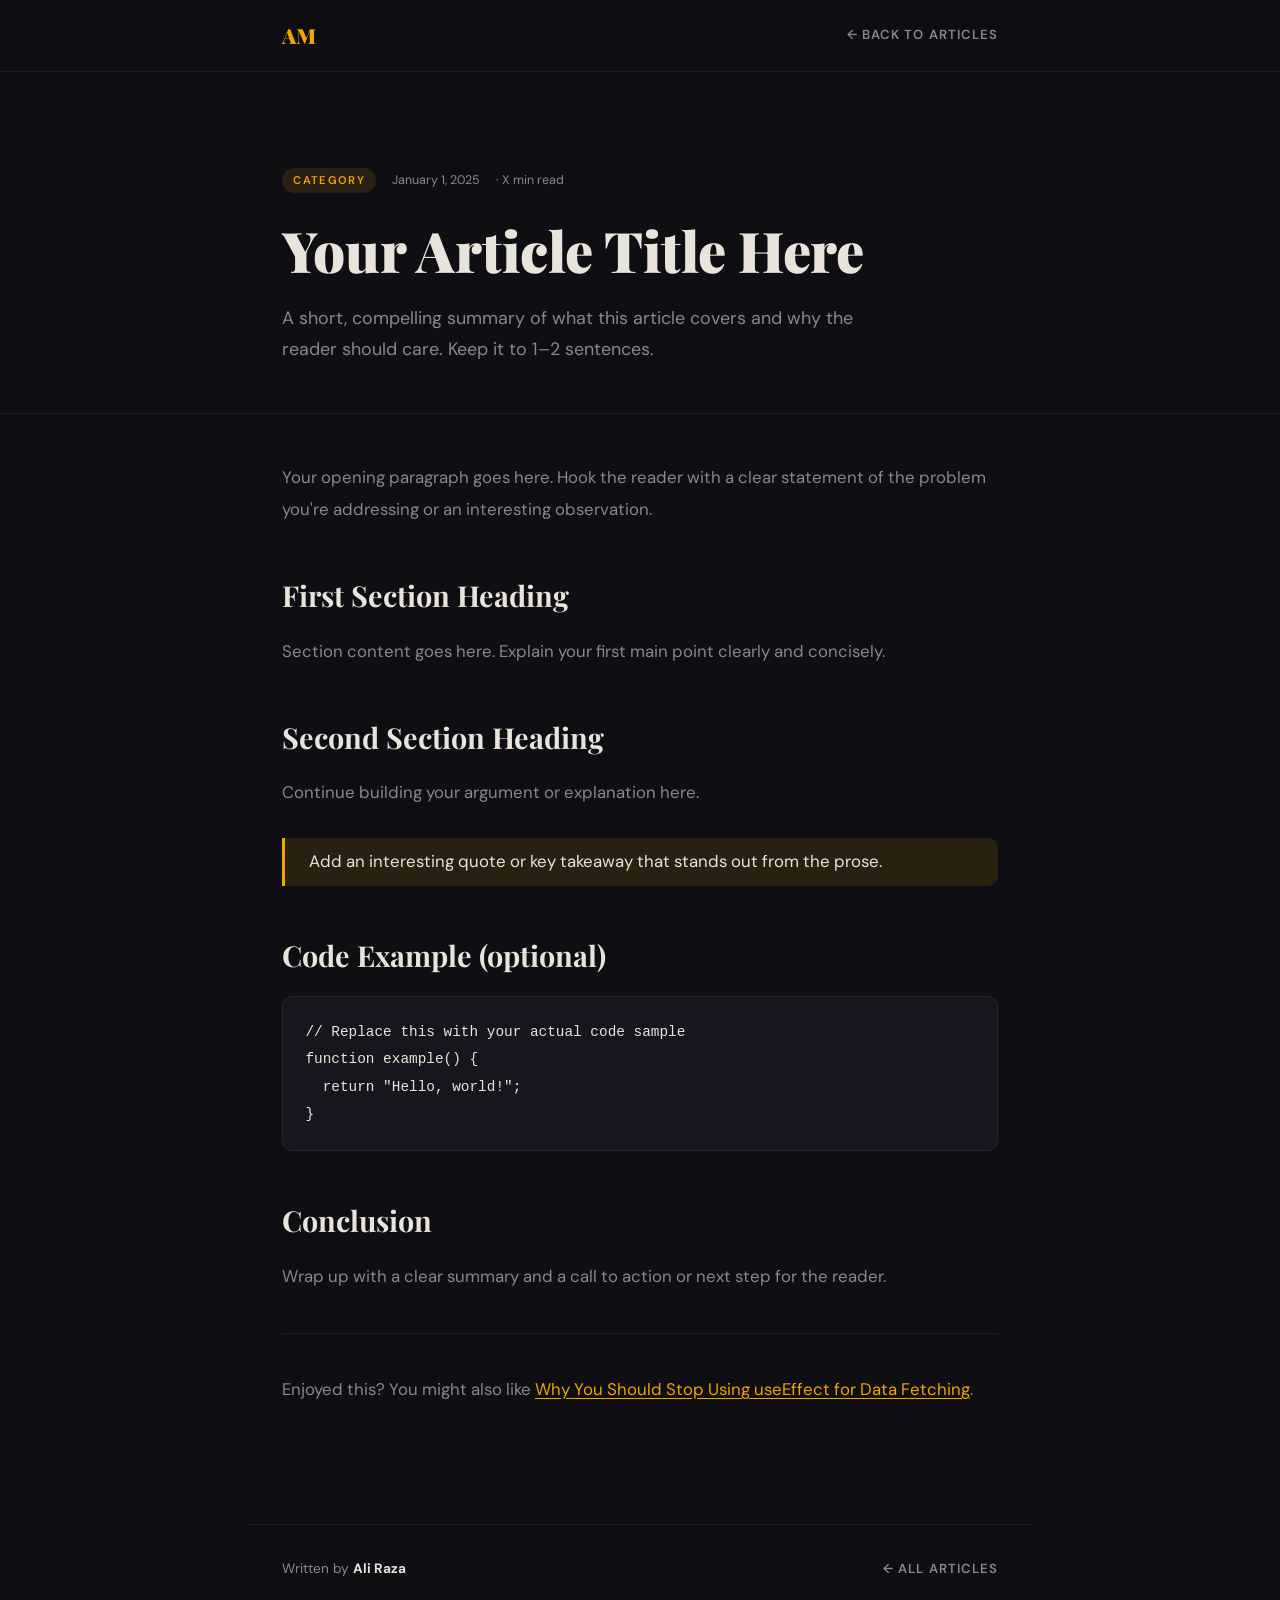
<file: articles/article-template.html>
<!DOCTYPE html>
<html lang="en">
<head>
  <meta charset="UTF-8" />
  <meta name="viewport" content="width=device-width, initial-scale=1.0" />

  <!-- ============================================================
       HOW TO ADD A NEW ARTICLE
       ============================================================
       1. Copy this file into /articles/ and rename it (e.g., article3.html)
       2. Find every comment that says REPLACE and update the content
       3. Write your article body inside the <article class="article-body"> tag
          below — standard HTML tags are all styled: h2, h3, p, ul, ol,
          blockquote, code, pre, hr, a
       4. Go to index.html, scroll to the "ARTICLES" section, and copy
          one of the existing <a class="article-item"> blocks, then update:
          - href="articles/article3.html"
          - The <time> date
          - The .article-tag category
          - The .article-title text
          - The .article-summary text
       5. Done — no build step required!
       ============================================================ -->

  <!-- REPLACE: "Your Article Title Here" with the real title -->
  <title>Your Article Title Here — Ali Raza</title>

  <link rel="preconnect" href="https://fonts.googleapis.com" />
  <link rel="preconnect" href="https://fonts.gstatic.com" crossorigin />
  <link href="https://fonts.googleapis.com/css2?family=Playfair+Display:ital,wght@0,700;0,900;1,700&family=DM+Sans:wght@300;400;500;600&display=swap" rel="stylesheet" />

  <!-- Path goes up one level to reach style.css — don't change this -->
  <link rel="stylesheet" href="../style.css" />
</head>
<body class="article-page-body">

  <!-- ==================== NAV ==================== -->
  <header class="article-page-nav">
    <div class="nav-inner-simple">
      <!-- REPLACE: Your initials or name -->
      <a href="../index.html" class="nav-logo" style="font-family:var(--font-display);font-size:1.3rem;font-weight:900;color:var(--accent);">AM</a>
      <a href="../index.html#articles" class="back-link">← Back to Articles</a>
    </div>
  </header>

  <!-- ==================== HERO ==================== -->
  <div class="article-hero">
    <div class="article-hero-inner">
      <div class="article-meta-bar">
        <!-- REPLACE: Category label -->
        <span class="article-tag">Category</span>
        <!-- REPLACE: datetime attribute (YYYY-MM-DD) and display date -->
        <time datetime="2025-01-01" style="font-size:0.78rem;color:var(--text-muted);">January 1, 2025</time>
        <!-- REPLACE: Estimated read time -->
        <span style="font-size:0.78rem;color:var(--text-muted);">· X min read</span>
      </div>

      <!-- REPLACE: Full article title -->
      <h1 class="article-page-title">
        Your Article Title Here
      </h1>

      <!-- REPLACE: One or two sentence subtitle / deck -->
      <p class="article-subtitle">
        A short, compelling summary of what this article covers and why the reader
        should care. Keep it to 1–2 sentences.
      </p>
    </div>
  </div>

  <!-- ==================== ARTICLE BODY ==================== -->
  <!--
    Write your article below using standard HTML.
    Available styled elements:
      <h2>          Section heading
      <h3>          Sub-heading
      <p>           Paragraph
      <ul>/<ol>     Bullet / numbered list (use <li> items)
      <blockquote>  Pull quote
      <code>        Inline code
      <pre><code>   Code block
      <hr>          Horizontal divider
      <a href="">   Inline link (styled in amber)
      <strong>      Bold text
      <em>          Italic text
  -->
  <article class="article-body">

    <p>
      Your opening paragraph goes here. Hook the reader with a clear statement of
      the problem you're addressing or an interesting observation.
    </p>

    <h2>First Section Heading</h2>

    <p>
      Section content goes here. Explain your first main point clearly and concisely.
    </p>

    <h2>Second Section Heading</h2>

    <p>
      Continue building your argument or explanation here.
    </p>

    <blockquote>
      <p>
        Add an interesting quote or key takeaway that stands out from the prose.
      </p>
    </blockquote>

    <h2>Code Example (optional)</h2>

    <pre><code>// Replace this with your actual code sample
function example() {
  return "Hello, world!";
}</code></pre>

    <h2>Conclusion</h2>

    <p>
      Wrap up with a clear summary and a call to action or next step for the reader.
    </p>

    <hr />

    <p>
      <!-- Optional: Link to related resources or follow-up reading -->
      Enjoyed this? You might also like
      <a href="article1.html">Why You Should Stop Using useEffect for Data Fetching</a>.
    </p>

  </article>

  <!-- ==================== FOOTER ==================== -->
  <footer class="article-footer">
    <!-- REPLACE: Your name -->
    <span style="font-size:0.85rem;color:var(--text-muted);">Written by <strong style="color:var(--text);">Ali Raza</strong></span>
    <a href="../index.html#articles" class="back-link">← All Articles</a>
  </footer>

</body>
</html>
</file>
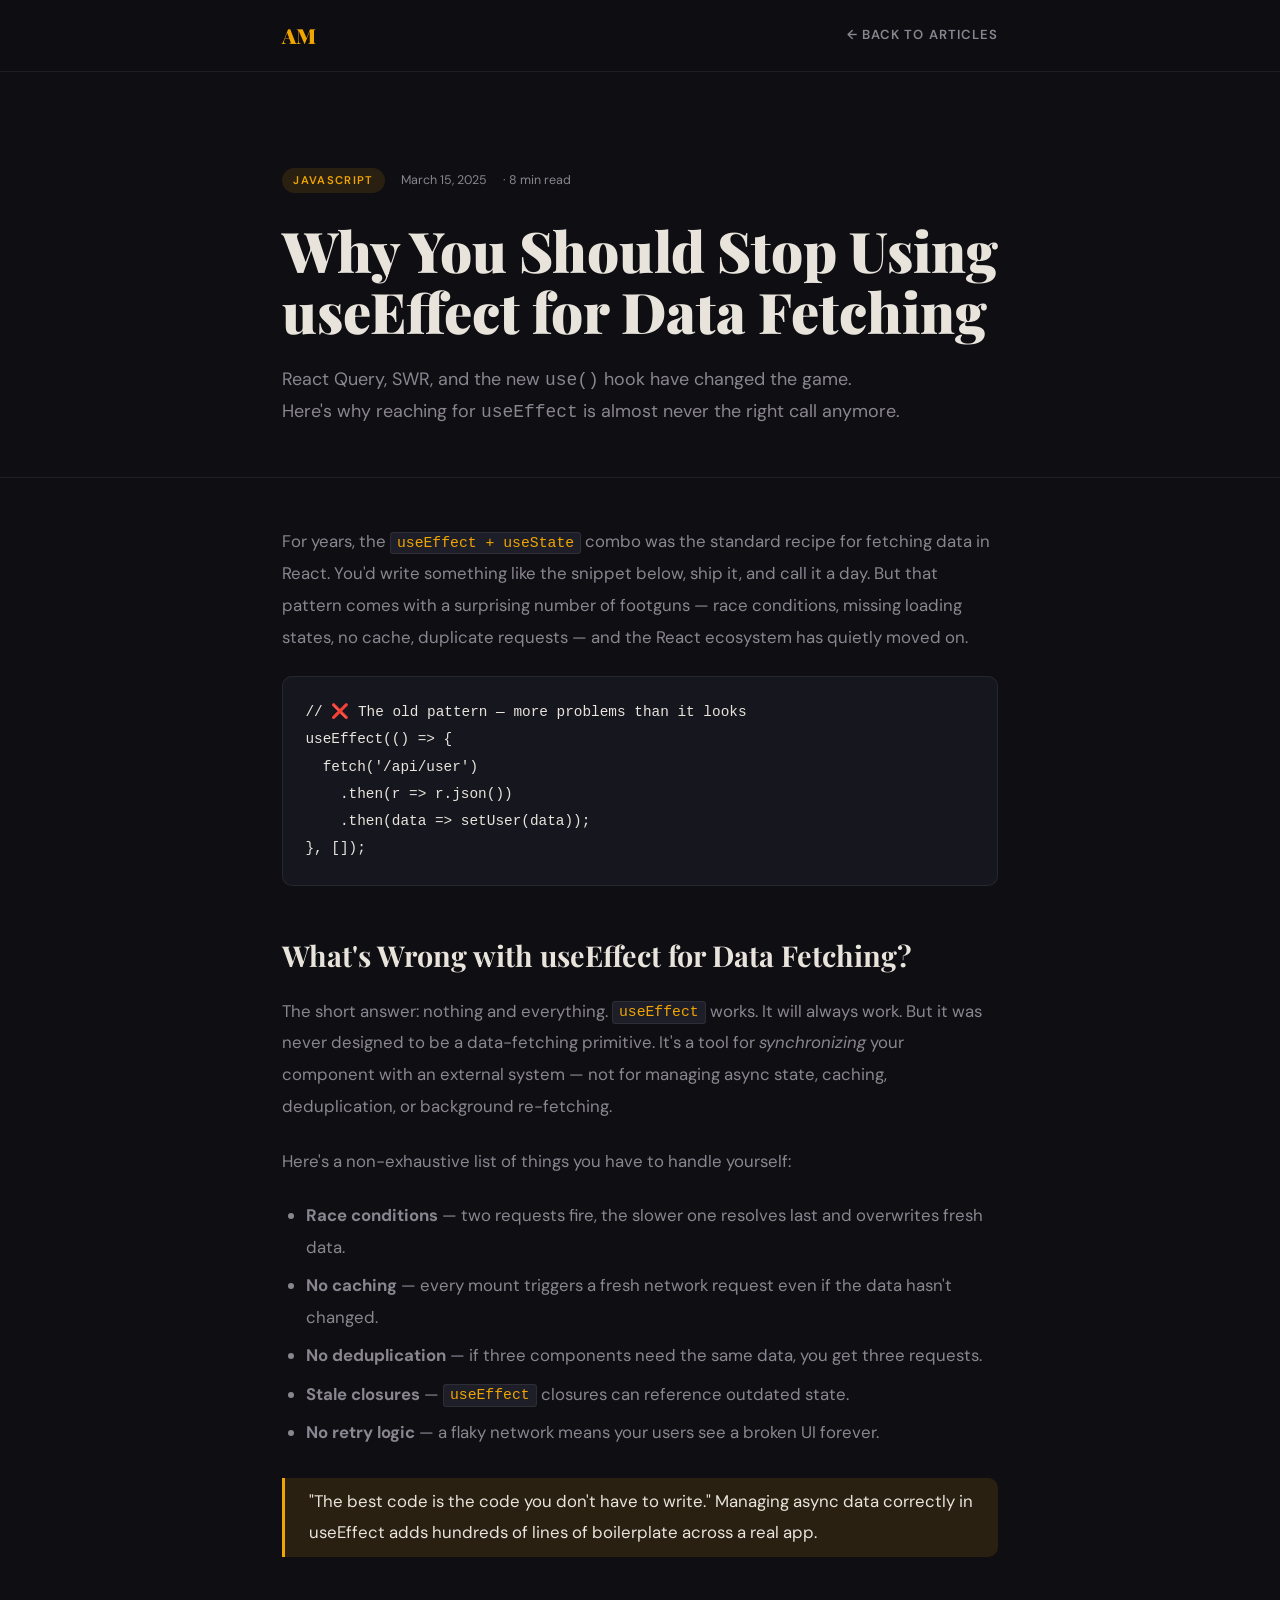
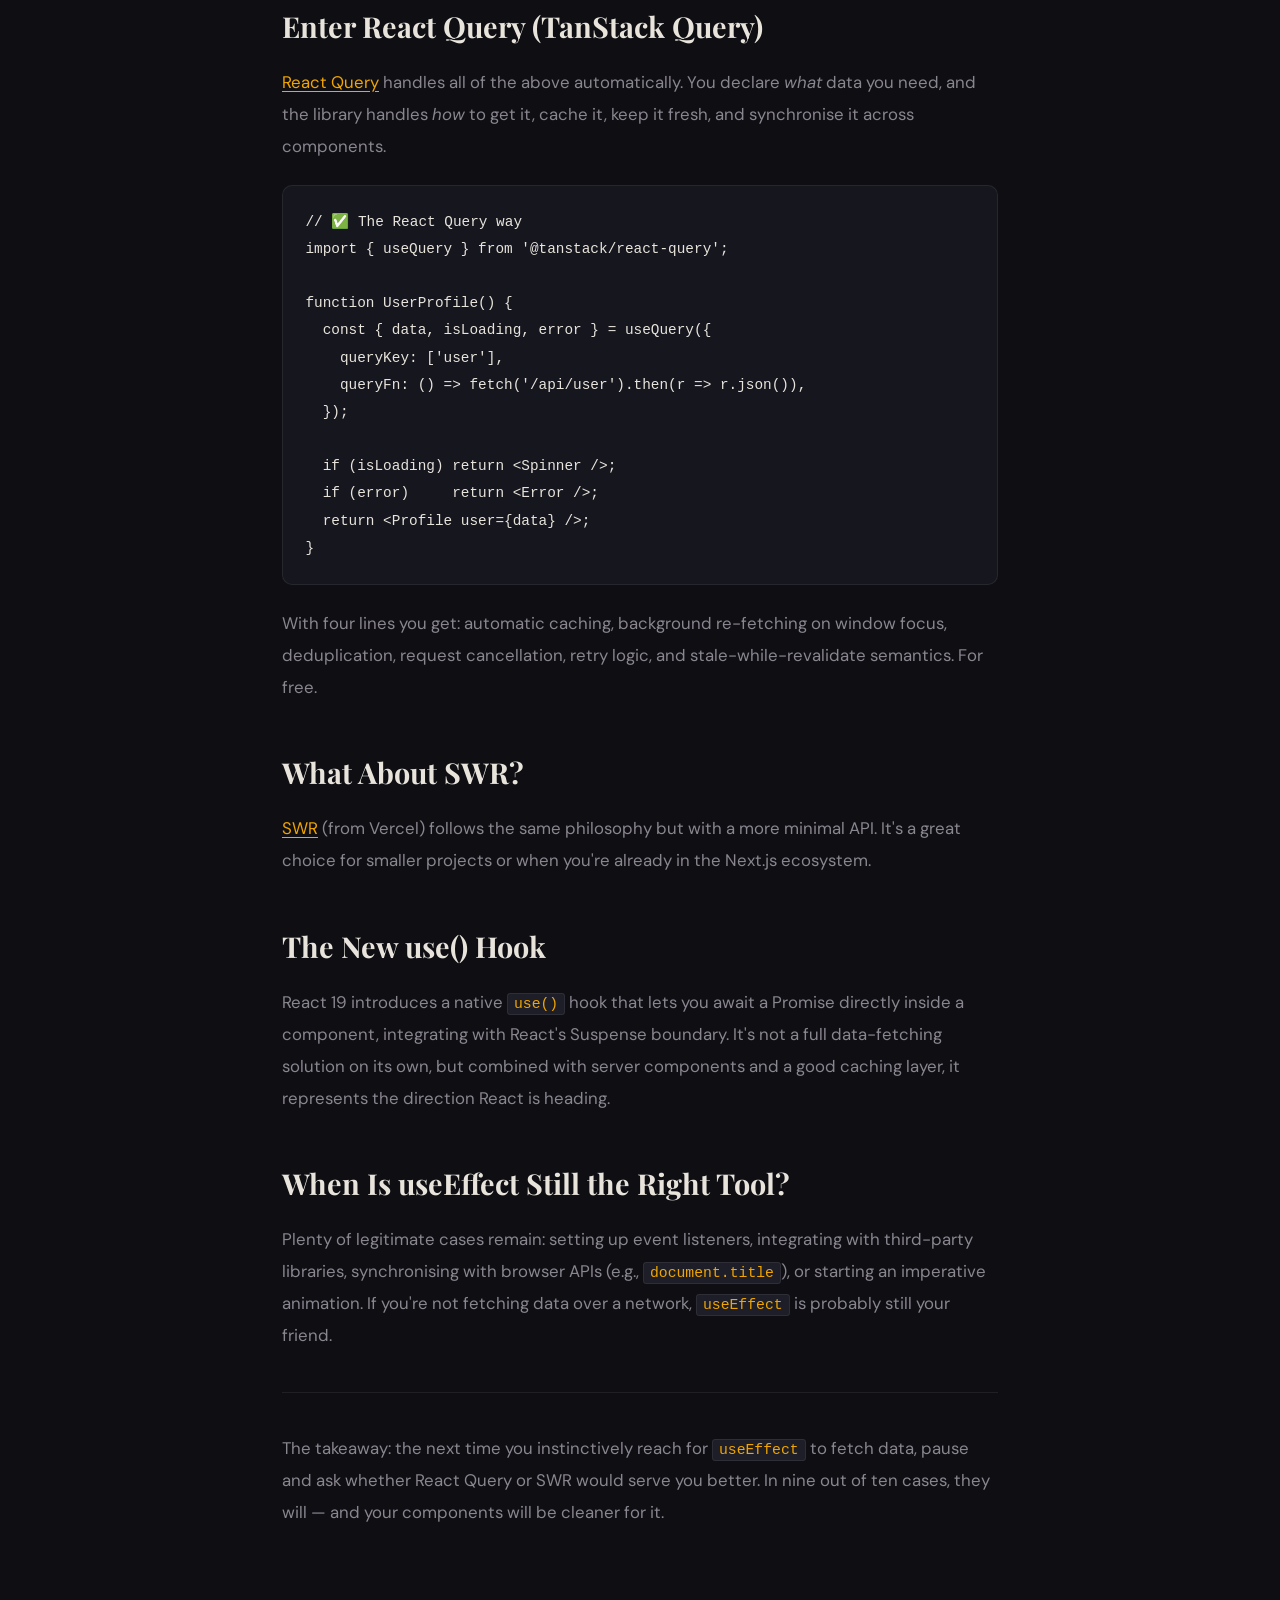
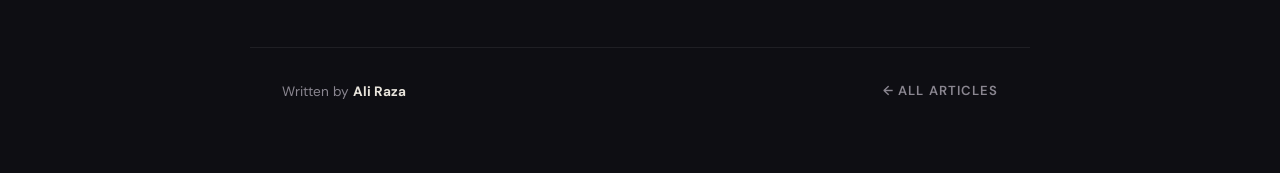
<file: articles/article1.html>
<!DOCTYPE html>
<html lang="en">
<head>
  <meta charset="UTF-8" />
  <meta name="viewport" content="width=device-width, initial-scale=1.0" />

  <!-- ============================================================
       REPLACE: Article title in the <title> tag
       ============================================================ -->
  <title>Why You Should Stop Using useEffect for Data Fetching — Ali Raza</title>

  <link rel="preconnect" href="https://fonts.googleapis.com" />
  <link rel="preconnect" href="https://fonts.gstatic.com" crossorigin />
  <link href="https://fonts.googleapis.com/css2?family=Playfair+Display:ital,wght@0,700;0,900;1,700&family=DM+Sans:wght@300;400;500;600&display=swap" rel="stylesheet" />

  <!-- Path goes up one level to reach style.css -->
  <link rel="stylesheet" href="../style.css" />
</head>
<body class="article-page-body">

  <!-- ==================== ARTICLE NAV ==================== -->
  <header class="article-page-nav">
    <div class="nav-inner-simple">
      <!-- REPLACE: Your initials / name -->
      <a href="../index.html" class="nav-logo" style="font-family:var(--font-display);font-size:1.3rem;font-weight:900;color:var(--accent);">AM</a>
      <a href="../index.html#articles" class="back-link">← Back to Articles</a>
    </div>
  </header>

  <!-- ==================== ARTICLE HERO ==================== -->
  <div class="article-hero">
    <div class="article-hero-inner">
      <div class="article-meta-bar">
        <!-- REPLACE: Category tag -->
        <span class="article-tag">JavaScript</span>
        <!-- REPLACE: Publication date -->
        <time datetime="2025-03-15" style="font-size:0.78rem;color:var(--text-muted);">March 15, 2025</time>
        <!-- REPLACE: Read time estimate -->
        <span style="font-size:0.78rem;color:var(--text-muted);">· 8 min read</span>
      </div>

      <!-- REPLACE: Full article title -->
      <h1 class="article-page-title">
        Why You Should Stop Using useEffect for Data Fetching
      </h1>

      <!-- REPLACE: Article subtitle / deck (1–2 sentences) -->
      <p class="article-subtitle">
        React Query, SWR, and the new <code>use()</code> hook have changed the game.
        Here's why reaching for <code>useEffect</code> is almost never the right call anymore.
      </p>
    </div>
  </div>

  <!-- ==================== ARTICLE BODY ==================== -->
  <!-- REPLACE everything inside .article-body with your own content -->
  <article class="article-body">

    <p>
      For years, the <code>useEffect + useState</code> combo was the standard recipe for
      fetching data in React. You'd write something like the snippet below, ship it,
      and call it a day. But that pattern comes with a surprising number of footguns —
      race conditions, missing loading states, no cache, duplicate requests — and the
      React ecosystem has quietly moved on.
    </p>

    <pre><code>// ❌ The old pattern — more problems than it looks
useEffect(() => {
  fetch('/api/user')
    .then(r => r.json())
    .then(data => setUser(data));
}, []);</code></pre>

    <h2>What's Wrong with useEffect for Data Fetching?</h2>

    <p>
      The short answer: nothing and everything. <code>useEffect</code> works. It will always
      work. But it was never designed to be a data-fetching primitive. It's a tool for
      <em>synchronizing</em> your component with an external system — not for managing
      async state, caching, deduplication, or background re-fetching.
    </p>

    <p>Here's a non-exhaustive list of things you have to handle yourself:</p>

    <ul>
      <li><strong>Race conditions</strong> — two requests fire, the slower one resolves last and overwrites fresh data.</li>
      <li><strong>No caching</strong> — every mount triggers a fresh network request even if the data hasn't changed.</li>
      <li><strong>No deduplication</strong> — if three components need the same data, you get three requests.</li>
      <li><strong>Stale closures</strong> — <code>useEffect</code> closures can reference outdated state.</li>
      <li><strong>No retry logic</strong> — a flaky network means your users see a broken UI forever.</li>
    </ul>

    <blockquote>
      <p>
        "The best code is the code you don't have to write." Managing async data correctly
        in useEffect adds hundreds of lines of boilerplate across a real app.
      </p>
    </blockquote>

    <h2>Enter React Query (TanStack Query)</h2>

    <p>
      <a href="https://tanstack.com/query" target="_blank" rel="noopener">React Query</a>
      handles all of the above automatically. You declare <em>what</em> data you need,
      and the library handles <em>how</em> to get it, cache it, keep it fresh, and
      synchronise it across components.
    </p>

    <pre><code>// ✅ The React Query way
import { useQuery } from '@tanstack/react-query';

function UserProfile() {
  const { data, isLoading, error } = useQuery({
    queryKey: ['user'],
    queryFn: () => fetch('/api/user').then(r => r.json()),
  });

  if (isLoading) return &lt;Spinner /&gt;;
  if (error)     return &lt;Error /&gt;;
  return &lt;Profile user={data} /&gt;;
}</code></pre>

    <p>
      With four lines you get: automatic caching, background re-fetching on window focus,
      deduplication, request cancellation, retry logic, and stale-while-revalidate
      semantics. For free.
    </p>

    <h2>What About SWR?</h2>

    <p>
      <a href="https://swr.vercel.app" target="_blank" rel="noopener">SWR</a> (from Vercel)
      follows the same philosophy but with a more minimal API. It's a great choice for
      smaller projects or when you're already in the Next.js ecosystem.
    </p>

    <h2>The New use() Hook</h2>

    <p>
      React 19 introduces a native <code>use()</code> hook that lets you await a Promise
      directly inside a component, integrating with React's Suspense boundary. It's not
      a full data-fetching solution on its own, but combined with server components and
      a good caching layer, it represents the direction React is heading.
    </p>

    <h2>When Is useEffect Still the Right Tool?</h2>

    <p>
      Plenty of legitimate cases remain: setting up event listeners, integrating with
      third-party libraries, synchronising with browser APIs (e.g., <code>document.title</code>),
      or starting an imperative animation. If you're not fetching data over a network,
      <code>useEffect</code> is probably still your friend.
    </p>

    <hr />

    <p>
      The takeaway: the next time you instinctively reach for <code>useEffect</code> to
      fetch data, pause and ask whether React Query or SWR would serve you better. In
      nine out of ten cases, they will — and your components will be cleaner for it.
    </p>

  </article>

  <!-- ==================== ARTICLE FOOTER ==================== -->
  <footer class="article-footer">
    <!-- REPLACE: Your name -->
    <span style="font-size:0.85rem;color:var(--text-muted);">Written by <strong style="color:var(--text);">Ali Raza</strong></span>
    <a href="../index.html#articles" class="back-link">← All Articles</a>
  </footer>

</body>
</html>
</file>
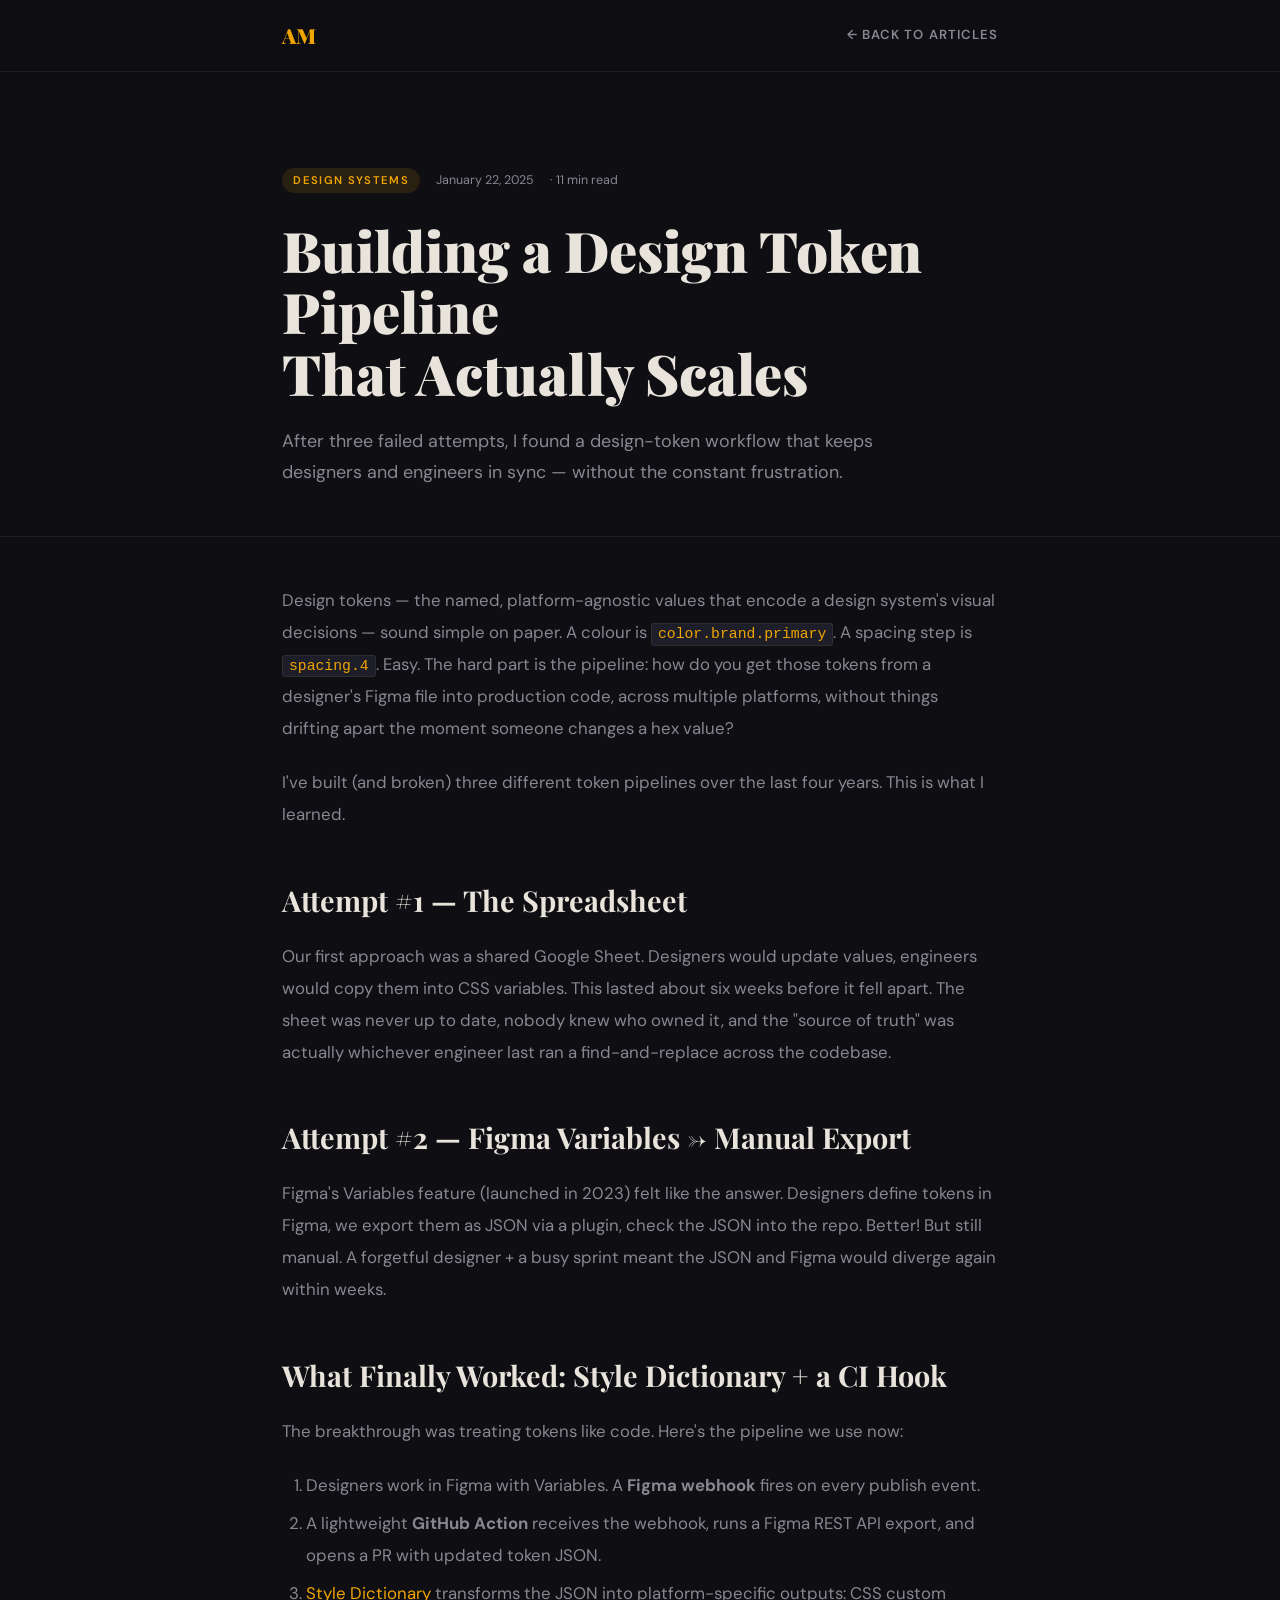
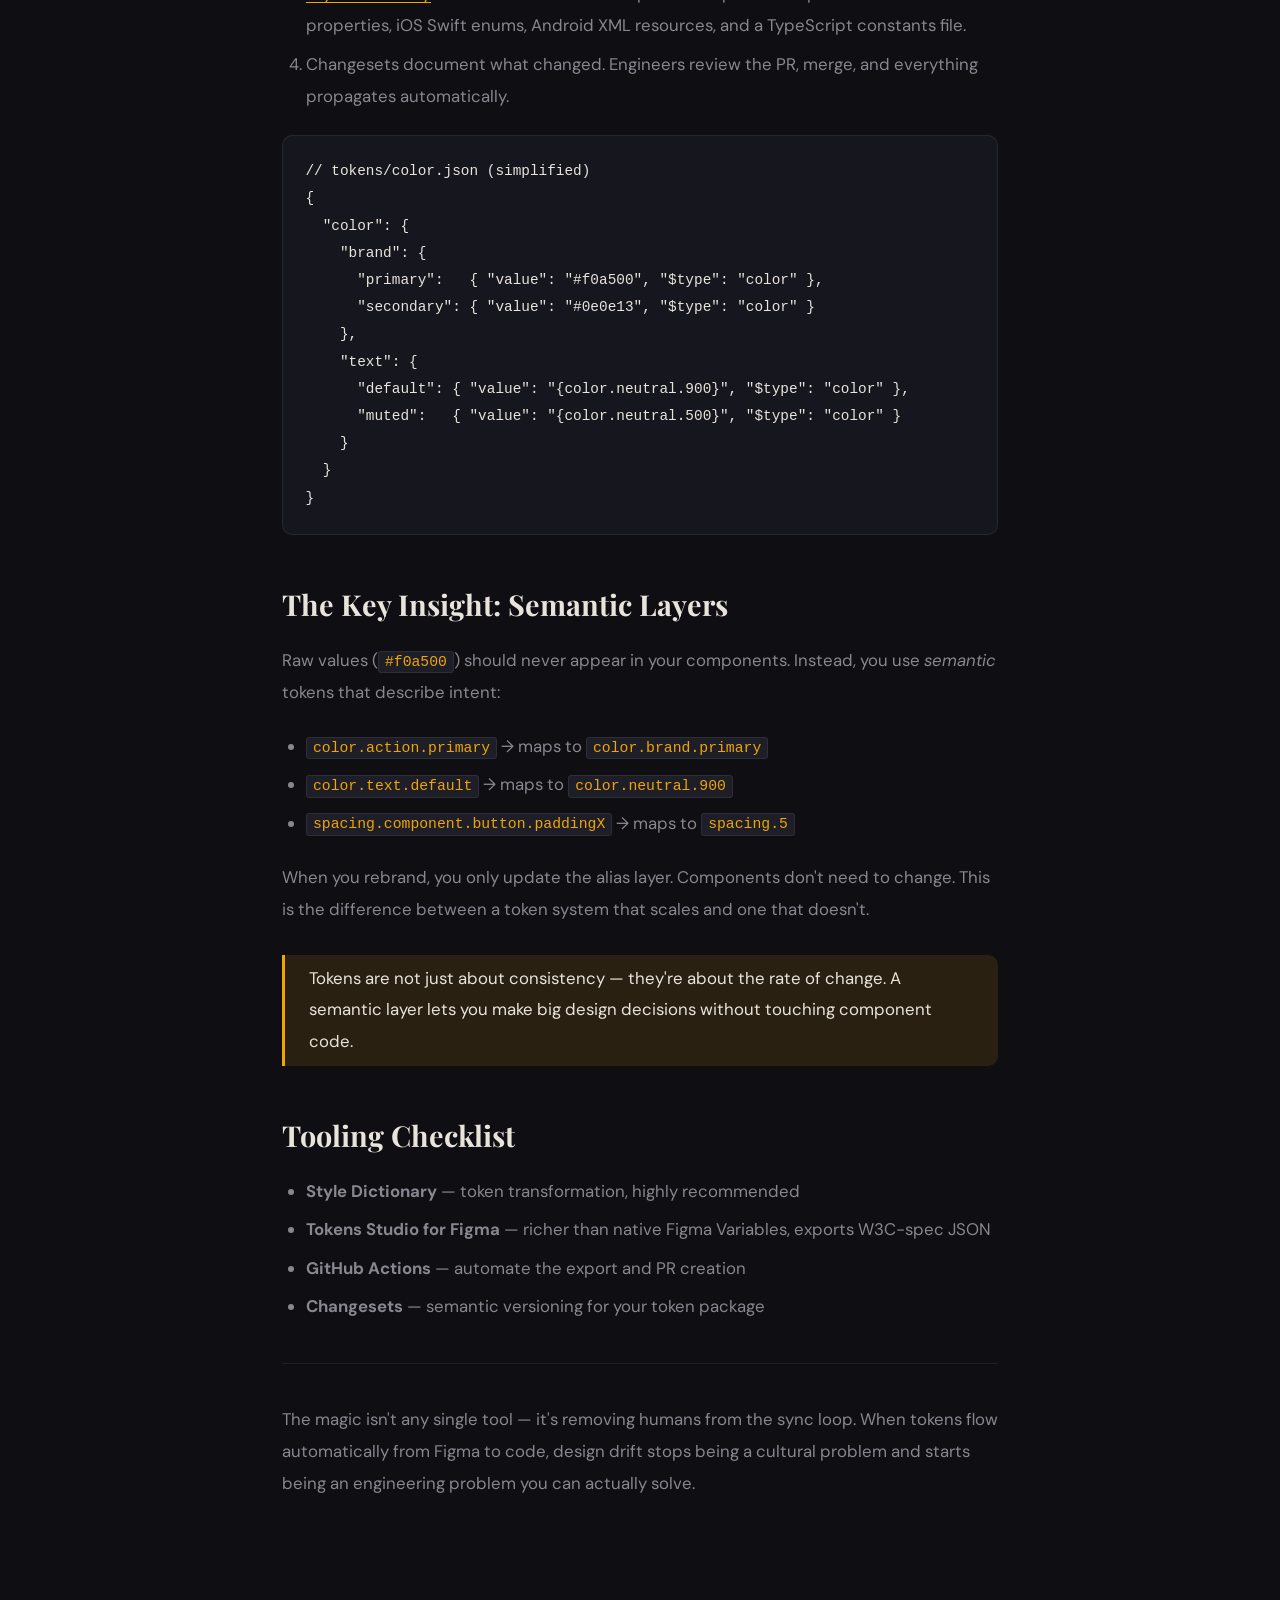
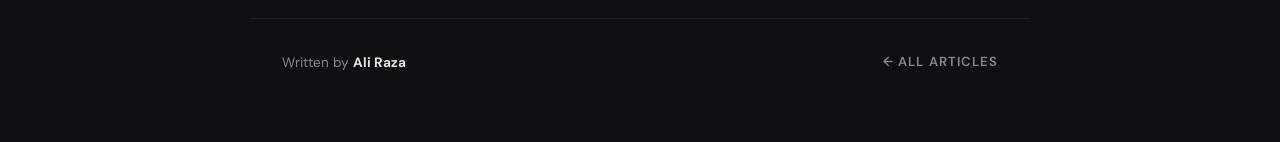
<file: articles/article2.html>
<!DOCTYPE html>
<html lang="en">
<head>
  <meta charset="UTF-8" />
  <meta name="viewport" content="width=device-width, initial-scale=1.0" />

  <!-- REPLACE: Article title -->
  <title>Building a Design Token Pipeline That Actually Scales — Ali Raza</title>

  <link rel="preconnect" href="https://fonts.googleapis.com" />
  <link rel="preconnect" href="https://fonts.gstatic.com" crossorigin />
  <link href="https://fonts.googleapis.com/css2?family=Playfair+Display:ital,wght@0,700;0,900;1,700&family=DM+Sans:wght@300;400;500;600&display=swap" rel="stylesheet" />

  <link rel="stylesheet" href="../style.css" />
</head>
<body class="article-page-body">

  <header class="article-page-nav">
    <div class="nav-inner-simple">
      <!-- REPLACE: Your initials -->
      <a href="../index.html" class="nav-logo" style="font-family:var(--font-display);font-size:1.3rem;font-weight:900;color:var(--accent);">AM</a>
      <a href="../index.html#articles" class="back-link">← Back to Articles</a>
    </div>
  </header>

  <div class="article-hero">
    <div class="article-hero-inner">
      <div class="article-meta-bar">
        <!-- REPLACE: Category, date, read time -->
        <span class="article-tag">Design Systems</span>
        <time datetime="2025-01-22" style="font-size:0.78rem;color:var(--text-muted);">January 22, 2025</time>
        <span style="font-size:0.78rem;color:var(--text-muted);">· 11 min read</span>
      </div>

      <!-- REPLACE: Article title -->
      <h1 class="article-page-title">
        Building a Design Token Pipeline<br />That Actually Scales
      </h1>

      <!-- REPLACE: Article subtitle -->
      <p class="article-subtitle">
        After three failed attempts, I found a design-token workflow that keeps
        designers and engineers in sync — without the constant frustration.
      </p>
    </div>
  </div>

  <!-- REPLACE: Article body content -->
  <article class="article-body">

    <p>
      Design tokens — the named, platform-agnostic values that encode a design system's
      visual decisions — sound simple on paper. A colour is <code>color.brand.primary</code>.
      A spacing step is <code>spacing.4</code>. Easy. The hard part is the pipeline: how
      do you get those tokens from a designer's Figma file into production code, across
      multiple platforms, without things drifting apart the moment someone changes a hex value?
    </p>

    <p>
      I've built (and broken) three different token pipelines over the last four years.
      This is what I learned.
    </p>

    <h2>Attempt #1 — The Spreadsheet</h2>

    <p>
      Our first approach was a shared Google Sheet. Designers would update values,
      engineers would copy them into CSS variables. This lasted about six weeks before
      it fell apart. The sheet was never up to date, nobody knew who owned it,
      and the "source of truth" was actually whichever engineer last ran a find-and-replace
      across the codebase.
    </p>

    <h2>Attempt #2 — Figma Variables → Manual Export</h2>

    <p>
      Figma's Variables feature (launched in 2023) felt like the answer. Designers
      define tokens in Figma, we export them as JSON via a plugin, check the JSON
      into the repo. Better! But still manual. A forgetful designer + a busy sprint
      meant the JSON and Figma would diverge again within weeks.
    </p>

    <h2>What Finally Worked: Style Dictionary + a CI Hook</h2>

    <p>
      The breakthrough was treating tokens like code. Here's the pipeline we use now:
    </p>

    <ol>
      <li>Designers work in Figma with Variables. A <strong>Figma webhook</strong> fires on every publish event.</li>
      <li>A lightweight <strong>GitHub Action</strong> receives the webhook, runs a Figma REST API export, and opens a PR with updated token JSON.</li>
      <li><a href="https://amzn.github.io/style-dictionary/" target="_blank" rel="noopener">Style Dictionary</a> transforms the JSON into platform-specific outputs: CSS custom properties, iOS Swift enums, Android XML resources, and a TypeScript constants file.</li>
      <li>Changesets document what changed. Engineers review the PR, merge, and everything propagates automatically.</li>
    </ol>

    <pre><code>// tokens/color.json (simplified)
{
  "color": {
    "brand": {
      "primary":   { "value": "#f0a500", "$type": "color" },
      "secondary": { "value": "#0e0e13", "$type": "color" }
    },
    "text": {
      "default": { "value": "{color.neutral.900}", "$type": "color" },
      "muted":   { "value": "{color.neutral.500}", "$type": "color" }
    }
  }
}</code></pre>

    <h2>The Key Insight: Semantic Layers</h2>

    <p>
      Raw values (<code>#f0a500</code>) should never appear in your components.
      Instead, you use <em>semantic</em> tokens that describe intent:
    </p>

    <ul>
      <li><code>color.action.primary</code> → maps to <code>color.brand.primary</code></li>
      <li><code>color.text.default</code> → maps to <code>color.neutral.900</code></li>
      <li><code>spacing.component.button.paddingX</code> → maps to <code>spacing.5</code></li>
    </ul>

    <p>
      When you rebrand, you only update the alias layer. Components don't need to change.
      This is the difference between a token system that scales and one that doesn't.
    </p>

    <blockquote>
      <p>
        Tokens are not just about consistency — they're about the rate of change.
        A semantic layer lets you make big design decisions without touching component code.
      </p>
    </blockquote>

    <h2>Tooling Checklist</h2>

    <ul>
      <li><strong>Style Dictionary</strong> — token transformation, highly recommended</li>
      <li><strong>Tokens Studio for Figma</strong> — richer than native Figma Variables, exports W3C-spec JSON</li>
      <li><strong>GitHub Actions</strong> — automate the export and PR creation</li>
      <li><strong>Changesets</strong> — semantic versioning for your token package</li>
    </ul>

    <hr />

    <p>
      The magic isn't any single tool — it's removing humans from the sync loop.
      When tokens flow automatically from Figma to code, design drift stops being a
      cultural problem and starts being an engineering problem you can actually solve.
    </p>

  </article>

  <footer class="article-footer">
    <!-- REPLACE: Your name -->
    <span style="font-size:0.85rem;color:var(--text-muted);">Written by <strong style="color:var(--text);">Ali Raza</strong></span>
    <a href="../index.html#articles" class="back-link">← All Articles</a>
  </footer>

</body>
</html>
</file>
<file: style.css>
/* ============================================================
   PORTFOLIO — style.css
   Dark editorial aesthetic: charcoal + amber gold
   ============================================================ */

/* ============================================================
   CSS VARIABLES — Edit these to retheme the whole site
   ============================================================ */
:root {
  /* Colors */
  --bg:          #0e0e13;        /* Main dark background */
  --bg-card:     #16161e;        /* Card / panel background */
  --bg-elevated: #1e1e28;        /* Slightly lighter surface */
  --border:      rgba(255,255,255,0.07);
  --accent:      #f0a500;        /* Amber gold accent — change this to rebrand */
  --accent-dim:  rgba(240,165,0,0.12);
  --text:        #e8e4dc;        /* Primary text */
  --text-muted:  #8a8690;        /* Secondary / muted text */
  --text-dark:   #0e0e13;        /* Text on accent background */

  /* Typography */
  --font-display: 'Playfair Display', Georgia, serif;
  --font-body:    'DM Sans', system-ui, sans-serif;

  /* Spacing */
  --section-gap: 9rem;
  --container:   1160px;
  --radius:      10px;
  --radius-lg:   18px;

  /* Transition */
  --ease:        cubic-bezier(.25,.46,.45,.94);
  --transition:  0.28s var(--ease);
}

/* ============================================================
   RESET & BASE
   ============================================================ */
*, *::before, *::after { box-sizing: border-box; margin: 0; padding: 0; }

html {
  scroll-behavior: smooth;
  font-size: 16px;
  -webkit-font-smoothing: antialiased;
}

body {
  background: var(--bg);
  color: var(--text);
  font-family: var(--font-body);
  font-weight: 400;
  line-height: 1.7;
  overflow-x: hidden;
  cursor: none; /* custom cursor on desktop */
}

@media (pointer: coarse) {
  body { cursor: auto; }
}

img { display: block; max-width: 100%; }
a { color: inherit; text-decoration: none; }
ul { list-style: none; }
button { cursor: pointer; font-family: inherit; }
input, textarea {
  font-family: var(--font-body);
  font-size: 1rem;
}

/* ============================================================
   NOISE OVERLAY
   ============================================================ */
.noise-overlay {
  position: fixed;
  inset: 0;
  pointer-events: none;
  z-index: 9999;
  opacity: 0.025;
  background-image: url("data:image/svg+xml,%3Csvg viewBox='0 0 256 256' xmlns='http://www.w3.org/2000/svg'%3E%3Cfilter id='noise'%3E%3CfeTurbulence type='fractalNoise' baseFrequency='0.9' numOctaves='4' stitchTiles='stitch'/%3E%3C/filter%3E%3Crect width='100%25' height='100%25' filter='url(%23noise)'/%3E%3C/svg%3E");
  background-repeat: repeat;
  background-size: 128px;
}

/* ============================================================
   CUSTOM CURSOR
   ============================================================ */
.cursor-dot {
  position: fixed;
  width: 10px;
  height: 10px;
  background: var(--accent);
  border-radius: 50%;
  pointer-events: none;
  z-index: 10000;
  transform: translate(-50%, -50%);
  transition: width .2s var(--ease), height .2s var(--ease), background .2s var(--ease);
  mix-blend-mode: difference;
}

.cursor-dot.hovering {
  width: 28px;
  height: 28px;
  background: rgba(240,165,0,0.4);
}

/* ============================================================
   LAYOUT HELPERS
   ============================================================ */
.container {
  max-width: var(--container);
  margin: 0 auto;
  padding: 0 2rem;
}

.section {
  padding: var(--section-gap) 0;
  position: relative;
}

/* Divider line between sections */
.section::before {
  content: '';
  display: block;
  width: 100%;
  height: 1px;
  background: var(--border);
  margin-bottom: var(--section-gap);
}

/* ============================================================
   SECTION HEADERS (shared styles)
   ============================================================ */
.section-num {
  display: block;
  font-family: var(--font-body);
  font-size: 0.72rem;
  font-weight: 600;
  letter-spacing: 0.22em;
  color: var(--accent);
  text-transform: uppercase;
  margin-bottom: 0.6rem;
}

.section-heading {
  font-family: var(--font-display);
  font-size: clamp(2.4rem, 5vw, 4rem);
  font-weight: 900;
  line-height: 1.05;
  color: var(--text);
}

.section-header {
  margin-bottom: 4rem;
}

/* ============================================================
   BUTTONS
   ============================================================ */
.btn {
  display: inline-flex;
  align-items: center;
  gap: 0.5rem;
  padding: 0.85rem 2rem;
  border-radius: 3px;
  font-size: 0.9rem;
  font-weight: 600;
  letter-spacing: 0.06em;
  text-transform: uppercase;
  transition: all var(--transition);
  border: 2px solid transparent;
  white-space: nowrap;
}

.btn-primary {
  background: var(--accent);
  color: var(--text-dark);
  border-color: var(--accent);
}

.btn-primary:hover {
  background: transparent;
  color: var(--accent);
  transform: translateY(-2px);
  box-shadow: 0 8px 28px rgba(240,165,0,0.25);
}

.btn-ghost {
  background: transparent;
  color: var(--text);
  border-color: var(--border);
}

.btn-ghost:hover {
  border-color: var(--accent);
  color: var(--accent);
  transform: translateY(-2px);
}

.btn-full { width: 100%; justify-content: center; }

/* ============================================================
   NAVBAR
   ============================================================ */
.navbar {
  position: fixed;
  top: 0;
  left: 0;
  right: 0;
  z-index: 1000;
  padding: 1.4rem 0;
  transition: background var(--transition), padding var(--transition), box-shadow var(--transition);
}

.navbar.scrolled {
  background: rgba(14,14,19,0.92);
  backdrop-filter: blur(16px);
  -webkit-backdrop-filter: blur(16px);
  padding: 1rem 0;
  box-shadow: 0 1px 0 var(--border);
}

.nav-inner {
  display: flex;
  align-items: center;
  justify-content: space-between;
}

.nav-logo {
  font-family: var(--font-display);
  font-size: 1.5rem;
  font-weight: 900;
  color: var(--accent);
  letter-spacing: -0.02em;
}

.nav-links {
  display: flex;
  align-items: center;
  gap: 2.4rem;
}

.nav-links a {
  font-size: 0.85rem;
  font-weight: 500;
  letter-spacing: 0.08em;
  text-transform: uppercase;
  color: var(--text-muted);
  transition: color var(--transition);
  position: relative;
}

.nav-links a::after {
  content: '';
  position: absolute;
  bottom: -4px;
  left: 0;
  width: 0;
  height: 1px;
  background: var(--accent);
  transition: width var(--transition);
}

.nav-links a:hover,
.nav-links a:focus { color: var(--text); }
.nav-links a:hover::after { width: 100%; }

.nav-cta {
  color: var(--accent) !important;
  border: 1px solid var(--accent);
  padding: 0.45rem 1.1rem;
  border-radius: 3px;
  transition: background var(--transition), color var(--transition) !important;
}

.nav-cta:hover {
  background: var(--accent) !important;
  color: var(--text-dark) !important;
}

.nav-cta::after { display: none; }

/* Hamburger */
.nav-toggle {
  display: none;
  flex-direction: column;
  gap: 5px;
  background: none;
  border: none;
  padding: 0.5rem;
}

.nav-toggle span {
  display: block;
  width: 24px;
  height: 2px;
  background: var(--text);
  transition: all var(--transition);
  transform-origin: center;
}

.nav-toggle.open span:nth-child(1) { transform: translateY(7px) rotate(45deg); }
.nav-toggle.open span:nth-child(2) { opacity: 0; transform: scaleX(0); }
.nav-toggle.open span:nth-child(3) { transform: translateY(-7px) rotate(-45deg); }

/* ============================================================
   HERO
   ============================================================ */
.hero {
  min-height: 100svh;
  display: flex;
  align-items: center;
  position: relative;
  overflow: hidden;
  padding-top: 7rem;
}

.hero-bg-text {
  position: absolute;
  top: 50%;
  right: -2%;
  transform: translateY(-50%);
  font-family: var(--font-display);
  font-size: clamp(6rem, 18vw, 20rem);
  font-weight: 900;
  color: transparent;
  -webkit-text-stroke: 1px rgba(255,255,255,0.03);
  user-select: none;
  line-height: 1;
  pointer-events: none;
}

.hero-content {
  position: relative;
  z-index: 1;
  max-width: 820px;
}

.hero-label {
  display: flex;
  align-items: center;
  gap: 0.8rem;
  font-size: 0.78rem;
  font-weight: 600;
  letter-spacing: 0.2em;
  text-transform: uppercase;
  color: var(--text-muted);
  margin-bottom: 1.6rem;
}

.label-line {
  display: inline-block;
  width: 2.5rem;
  height: 1px;
  background: var(--accent);
}

.hero-name {
  font-family: var(--font-display);
  font-size: clamp(3.8rem, 9vw, 8rem);
  font-weight: 900;
  line-height: 0.95;
  letter-spacing: -0.025em;
  color: var(--text);
  margin-bottom: 1.8rem;
}

.hero-name em {
  font-style: italic;
  color: var(--accent);
}

.hero-tagline {
  font-size: clamp(1rem, 2vw, 1.2rem);
  color: var(--text-muted);
  max-width: 520px;
  margin-bottom: 2.8rem;
  font-weight: 300;
  line-height: 1.8;
}

.hero-actions {
  display: flex;
  gap: 1rem;
  flex-wrap: wrap;
}

.hero-scroll-hint {
  position: absolute;
  bottom: 2.5rem;
  left: 50%;
  transform: translateX(-50%);
  display: flex;
  flex-direction: column;
  align-items: center;
  gap: 0.6rem;
  font-size: 0.7rem;
  letter-spacing: 0.2em;
  text-transform: uppercase;
  color: var(--text-muted);
}

.scroll-line {
  width: 1px;
  height: 3rem;
  background: linear-gradient(to bottom, var(--accent), transparent);
  animation: scrollLine 1.8s ease-in-out infinite;
}

@keyframes scrollLine {
  0%   { transform: scaleY(0); transform-origin: top; }
  50%  { transform: scaleY(1); transform-origin: top; }
  51%  { transform: scaleY(1); transform-origin: bottom; }
  100% { transform: scaleY(0); transform-origin: bottom; }
}

/* ============================================================
   ABOUT
   ============================================================ */
.about-grid {
  display: grid;
  grid-template-columns: 240px 1fr;
  gap: 4rem;
  align-items: start;
}

.section-label-col {
  position: sticky;
  top: 6rem;
}

.about-bio {
  font-size: 1.08rem;
  color: var(--text-muted);
  line-height: 1.9;
  margin-bottom: 1.4rem;
}

.skills-section {
  margin-top: 2.8rem;
}

.skills-title {
  font-size: 0.72rem;
  font-weight: 600;
  letter-spacing: 0.22em;
  text-transform: uppercase;
  color: var(--accent);
  margin-bottom: 1.2rem;
}

.skills-grid {
  display: flex;
  flex-wrap: wrap;
  gap: 0.6rem;
}

.skill-tag {
  padding: 0.4rem 1rem;
  border: 1px solid var(--border);
  border-radius: 2px;
  font-size: 0.82rem;
  font-weight: 500;
  color: var(--text-muted);
  transition: all var(--transition);
  background: var(--bg-card);
}

.skill-tag:hover {
  border-color: var(--accent);
  color: var(--accent);
  background: var(--accent-dim);
}

/* ============================================================
   PROJECTS
   ============================================================ */
.projects-grid {
  display: grid;
  grid-template-columns: repeat(2, 1fr);
  gap: 1.5px;
  border: 1.5px solid var(--border);
  border-radius: var(--radius-lg);
  overflow: hidden;
  background: var(--border);
}

.project-card {
  background: var(--bg-card);
  padding: 2.4rem;
  display: flex;
  flex-direction: column;
  gap: 1rem;
  transition: background var(--transition);
}

.project-card:hover {
  background: var(--bg-elevated);
}

.card-top {
  display: flex;
  align-items: center;
  justify-content: space-between;
  margin-bottom: 0.2rem;
}

.card-index {
  font-size: 0.7rem;
  font-weight: 700;
  letter-spacing: 0.2em;
  color: var(--accent);
}

.card-category {
  font-size: 0.72rem;
  font-weight: 500;
  letter-spacing: 0.1em;
  text-transform: uppercase;
  color: var(--text-muted);
  background: var(--bg-elevated);
  padding: 0.25rem 0.7rem;
  border-radius: 100px;
  border: 1px solid var(--border);
}

.card-title {
  font-family: var(--font-display);
  font-size: 1.4rem;
  font-weight: 700;
  line-height: 1.2;
  color: var(--text);
}

.card-desc {
  font-size: 0.9rem;
  color: var(--text-muted);
  line-height: 1.75;
  flex: 1;
}

.card-tags {
  display: flex;
  gap: 0.5rem;
  flex-wrap: wrap;
}

.card-tags span {
  font-size: 0.75rem;
  color: var(--text-muted);
  background: var(--bg);
  border: 1px solid var(--border);
  border-radius: 2px;
  padding: 0.2rem 0.6rem;
}

.card-link {
  display: inline-flex;
  align-items: center;
  gap: 0.3rem;
  font-size: 0.82rem;
  font-weight: 600;
  letter-spacing: 0.06em;
  text-transform: uppercase;
  color: var(--accent);
  margin-top: auto;
  transition: gap var(--transition);
}

.card-link:hover { gap: 0.6rem; }

.arrow { transition: transform var(--transition); }
.card-link:hover .arrow { transform: translateX(4px); }
.article-item:hover .arrow { transform: translateX(4px); }

/* ============================================================
   ARTICLES
   ============================================================ */
.articles-list {
  display: flex;
  flex-direction: column;
  border-top: 1px solid var(--border);
}

.article-item {
  display: block;
  padding: 2.4rem 0;
  border-bottom: 1px solid var(--border);
  transition: padding var(--transition);
  position: relative;
}

.article-item::before {
  content: '';
  position: absolute;
  left: -2rem;
  top: 0;
  bottom: 0;
  width: 0;
  background: var(--accent-dim);
  transition: width var(--transition);
}

.article-item:hover { padding-left: 1.5rem; }
.article-item:hover::before { width: calc(100% + 4rem); }

.article-meta {
  display: flex;
  align-items: center;
  gap: 1rem;
  margin-bottom: 0.75rem;
}

.article-meta time {
  font-size: 0.78rem;
  color: var(--text-muted);
  letter-spacing: 0.05em;
}

.article-tag {
  font-size: 0.7rem;
  font-weight: 600;
  letter-spacing: 0.12em;
  text-transform: uppercase;
  color: var(--accent);
  background: var(--accent-dim);
  padding: 0.2rem 0.7rem;
  border-radius: 100px;
}

.article-title {
  font-family: var(--font-display);
  font-size: clamp(1.2rem, 2.5vw, 1.6rem);
  font-weight: 700;
  color: var(--text);
  line-height: 1.25;
  margin-bottom: 0.75rem;
  transition: color var(--transition);
  position: relative;
  z-index: 1;
}

.article-item:hover .article-title { color: var(--accent); }

.article-summary {
  font-size: 0.92rem;
  color: var(--text-muted);
  line-height: 1.75;
  max-width: 680px;
  margin-bottom: 1rem;
  position: relative;
  z-index: 1;
}

.article-read-more {
  display: inline-flex;
  align-items: center;
  gap: 0.3rem;
  font-size: 0.8rem;
  font-weight: 600;
  letter-spacing: 0.08em;
  text-transform: uppercase;
  color: var(--accent);
  position: relative;
  z-index: 1;
}

/* ============================================================
   CONTACT
   ============================================================ */
.contact-grid {
  display: grid;
  grid-template-columns: 1fr 1.4fr;
  gap: 6rem;
  align-items: start;
}

.contact-left .section-heading {
  margin-bottom: 1.8rem;
}

.contact-email {
  display: block;
  font-family: var(--font-display);
  font-size: 1.1rem;
  font-style: italic;
  color: var(--accent);
  margin-bottom: 2.4rem;
  transition: opacity var(--transition);
}

.contact-email:hover { opacity: 0.75; }

.social-links {
  display: flex;
  flex-direction: column;
  gap: 1rem;
}

.social-link {
  display: inline-flex;
  align-items: center;
  gap: 0.8rem;
  font-size: 0.88rem;
  font-weight: 500;
  color: var(--text-muted);
  transition: color var(--transition), gap var(--transition);
}

.social-link:hover {
  color: var(--accent);
  gap: 1.1rem;
}

/* Form */
.contact-form {
  display: flex;
  flex-direction: column;
  gap: 1.4rem;
}

.form-group {
  display: flex;
  flex-direction: column;
  gap: 0.5rem;
}

.form-group label {
  font-size: 0.75rem;
  font-weight: 600;
  letter-spacing: 0.14em;
  text-transform: uppercase;
  color: var(--text-muted);
}

.form-group input,
.form-group textarea {
  background: var(--bg-card);
  border: 1px solid var(--border);
  border-radius: var(--radius);
  padding: 0.9rem 1.1rem;
  color: var(--text);
  outline: none;
  resize: vertical;
  transition: border-color var(--transition), box-shadow var(--transition);
}

.form-group input::placeholder,
.form-group textarea::placeholder { color: var(--text-muted); opacity: 0.6; }

.form-group input:focus,
.form-group textarea:focus {
  border-color: var(--accent);
  box-shadow: 0 0 0 3px rgba(240,165,0,0.1);
}

.form-status {
  font-size: 0.85rem;
  text-align: center;
  min-height: 1.4em;
  color: var(--accent);
}

/* ============================================================
   FOOTER
   ============================================================ */
.footer {
  border-top: 1px solid var(--border);
  padding: 2rem 0;
}

.footer-inner {
  display: flex;
  align-items: center;
  justify-content: space-between;
  gap: 1rem;
  flex-wrap: wrap;
}

.footer-logo {
  font-family: var(--font-display);
  font-size: 1.1rem;
  font-weight: 700;
  color: var(--accent);
}

.footer-copy {
  font-size: 0.8rem;
  color: var(--text-muted);
}

.back-to-top {
  display: inline-flex;
  width: 2.4rem;
  height: 2.4rem;
  border-radius: 50%;
  border: 1px solid var(--border);
  align-items: center;
  justify-content: center;
  font-size: 1rem;
  color: var(--text-muted);
  transition: all var(--transition);
}

.back-to-top:hover {
  border-color: var(--accent);
  color: var(--accent);
  transform: translateY(-3px);
}

/* ============================================================
   FADE-IN ANIMATIONS (JS adds .visible class)
   ============================================================ */
.fade-up {
  opacity: 0;
  transform: translateY(32px);
  transition: opacity 0.7s var(--ease), transform 0.7s var(--ease);
}

.fade-up.visible {
  opacity: 1;
  transform: none;
}

/* ============================================================
   ARTICLE PAGE STYLES (used in articles/*.html)
   ============================================================ */
.article-page-body {
  font-family: var(--font-body);
  background: var(--bg);
  color: var(--text);
  -webkit-font-smoothing: antialiased;
}

.article-page-nav {
  position: sticky;
  top: 0;
  z-index: 100;
  background: rgba(14,14,19,0.92);
  backdrop-filter: blur(16px);
  border-bottom: 1px solid var(--border);
  padding: 1.1rem 0;
}

.article-page-nav .nav-inner-simple {
  max-width: 780px;
  margin: 0 auto;
  padding: 0 2rem;
  display: flex;
  align-items: center;
  justify-content: space-between;
}

.back-link {
  display: inline-flex;
  align-items: center;
  gap: 0.5rem;
  font-size: 0.82rem;
  font-weight: 600;
  letter-spacing: 0.08em;
  text-transform: uppercase;
  color: var(--text-muted);
  transition: color var(--transition);
}

.back-link:hover { color: var(--accent); }

.article-hero {
  padding: 6rem 0 3rem;
  border-bottom: 1px solid var(--border);
  margin-bottom: 3rem;
}

.article-hero-inner {
  max-width: 780px;
  margin: 0 auto;
  padding: 0 2rem;
}

.article-meta-bar {
  display: flex;
  align-items: center;
  gap: 1rem;
  margin-bottom: 1.6rem;
}

.article-page-title {
  font-family: var(--font-display);
  font-size: clamp(2rem, 5vw, 3.5rem);
  font-weight: 900;
  line-height: 1.1;
  margin-bottom: 1.4rem;
}

.article-subtitle {
  font-size: 1.12rem;
  color: var(--text-muted);
  line-height: 1.75;
  max-width: 620px;
}

.article-body {
  max-width: 780px;
  margin: 0 auto;
  padding: 0 2rem 6rem;
}

/* Prose styles */
.article-body h2 {
  font-family: var(--font-display);
  font-size: 1.8rem;
  font-weight: 700;
  margin: 2.8rem 0 1rem;
  color: var(--text);
}

.article-body h3 {
  font-family: var(--font-display);
  font-size: 1.3rem;
  font-weight: 700;
  margin: 2rem 0 0.8rem;
  color: var(--text);
}

.article-body p {
  font-size: 1.05rem;
  color: var(--text-muted);
  line-height: 1.9;
  margin-bottom: 1.4rem;
}

.article-body a {
  color: var(--accent);
  text-decoration: underline;
  text-underline-offset: 3px;
}

.article-body ul, .article-body ol {
  padding-left: 1.5rem;
  margin-bottom: 1.4rem;
}

.article-body ul { list-style: disc; }
.article-body ol { list-style: decimal; }

.article-body li {
  font-size: 1.05rem;
  color: var(--text-muted);
  line-height: 1.9;
  margin-bottom: 0.4rem;
}

.article-body code {
  font-family: 'Courier New', monospace;
  font-size: 0.88em;
  background: var(--bg-elevated);
  border: 1px solid var(--border);
  padding: 0.15em 0.4em;
  border-radius: 3px;
  color: var(--accent);
}

.article-body pre {
  background: var(--bg-card);
  border: 1px solid var(--border);
  border-radius: var(--radius);
  padding: 1.4rem;
  overflow-x: auto;
  margin-bottom: 1.4rem;
}

.article-body pre code {
  background: none;
  border: none;
  padding: 0;
  font-size: 0.9rem;
  color: var(--text);
}

.article-body blockquote {
  border-left: 3px solid var(--accent);
  padding: 0.5rem 1.5rem;
  margin: 1.8rem 0;
  background: var(--accent-dim);
  border-radius: 0 var(--radius) var(--radius) 0;
}

.article-body blockquote p { color: var(--text); margin-bottom: 0; }

.article-body hr {
  border: none;
  border-top: 1px solid var(--border);
  margin: 2.5rem 0;
}

.article-footer {
  max-width: 780px;
  margin: 0 auto;
  padding: 2rem 2rem 4rem;
  border-top: 1px solid var(--border);
  display: flex;
  align-items: center;
  justify-content: space-between;
  flex-wrap: wrap;
  gap: 1rem;
}

/* ============================================================
   RESPONSIVE BREAKPOINTS
   ============================================================ */
@media (max-width: 900px) {
  :root { --section-gap: 6rem; }

  .about-grid {
    grid-template-columns: 1fr;
  }

  .section-label-col {
    position: static;
    display: flex;
    align-items: baseline;
    gap: 1rem;
  }

  .projects-grid {
    grid-template-columns: 1fr;
  }

  .contact-grid {
    grid-template-columns: 1fr;
    gap: 3rem;
  }
}

@media (max-width: 700px) {
  .nav-links {
    position: fixed;
    inset: 0;
    background: var(--bg);
    flex-direction: column;
    justify-content: center;
    gap: 2.5rem;
    font-size: 1.2rem;
    transform: translateX(100%);
    transition: transform var(--transition);
    z-index: 999;
  }

  .nav-links.open {
    transform: translateX(0);
  }

  .nav-links a { font-size: 1rem; }

  .nav-toggle {
    display: flex;
    z-index: 1001;
  }

  .hero-name { font-size: clamp(3rem, 12vw, 5rem); }

  .article-item:hover { padding-left: 0; }
  .article-item::before { display: none; }

  .footer-inner {
    flex-direction: column;
    text-align: center;
  }
}
</file>
